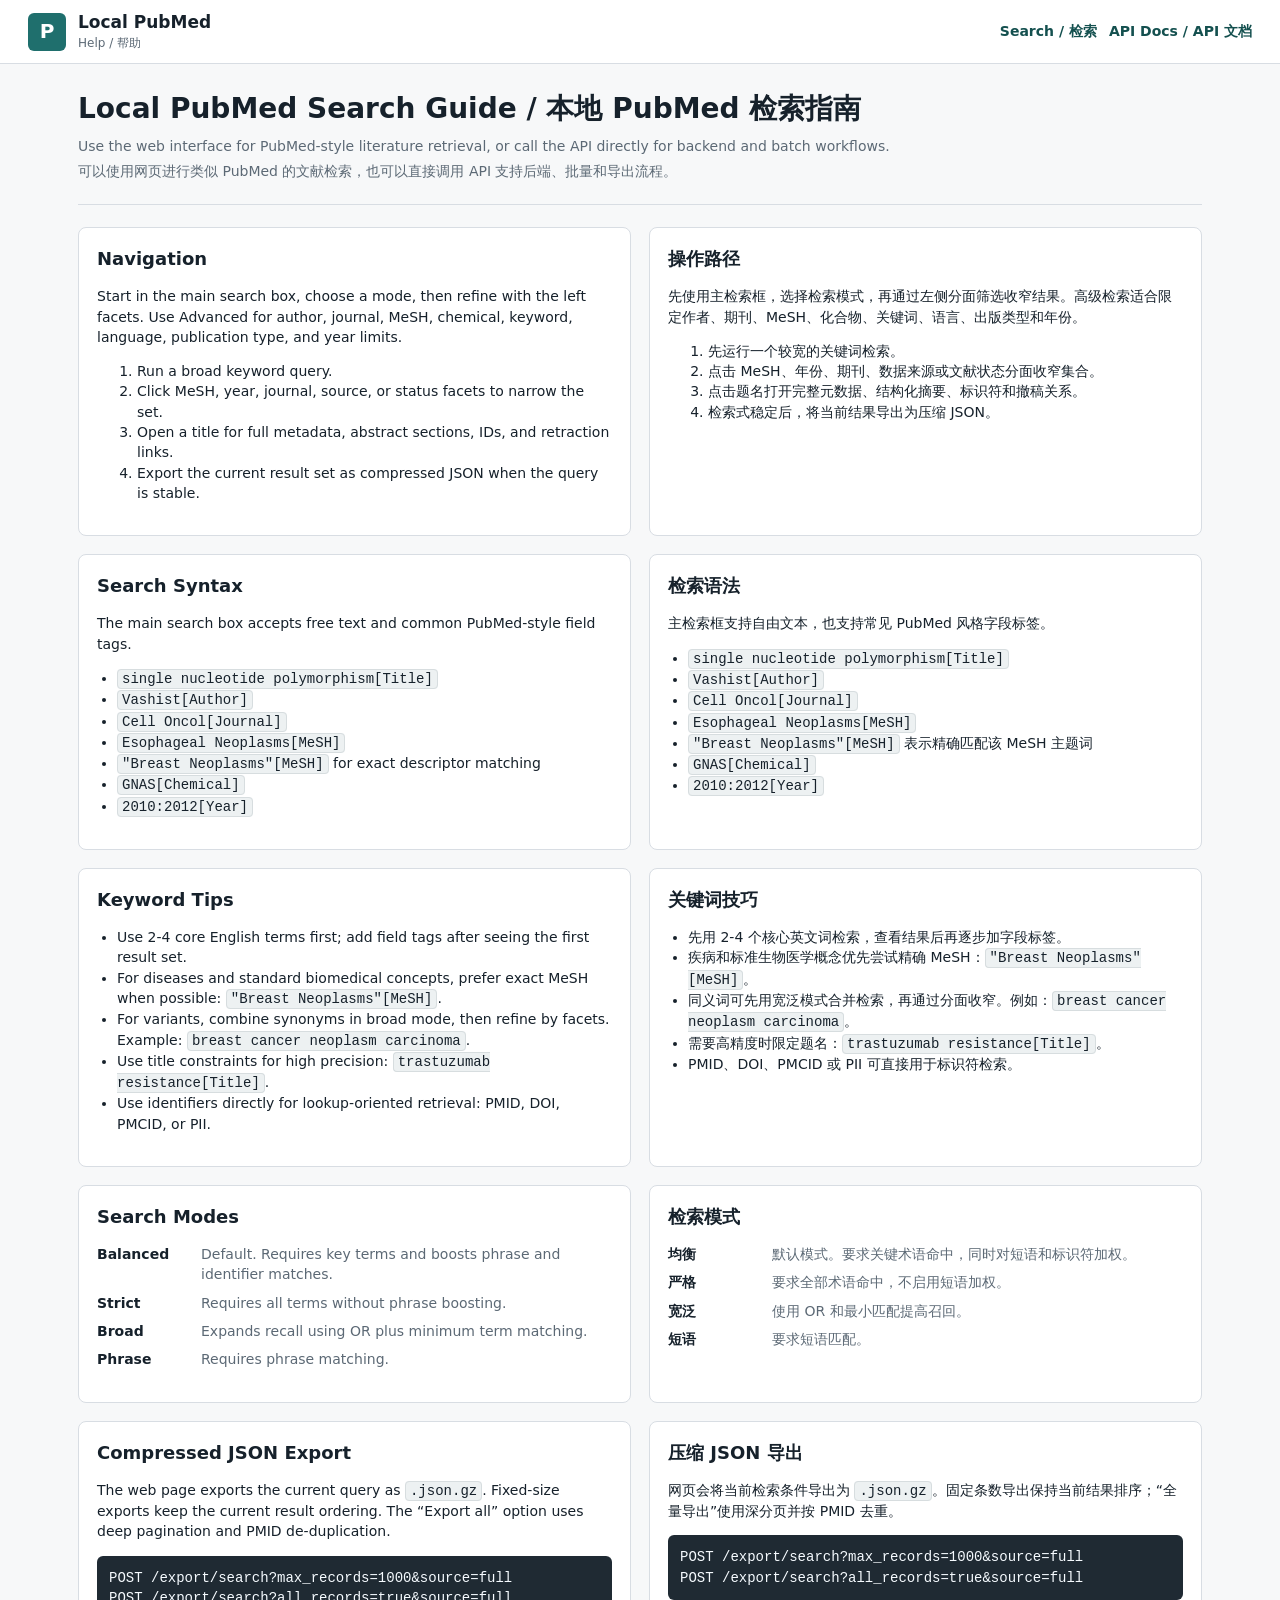
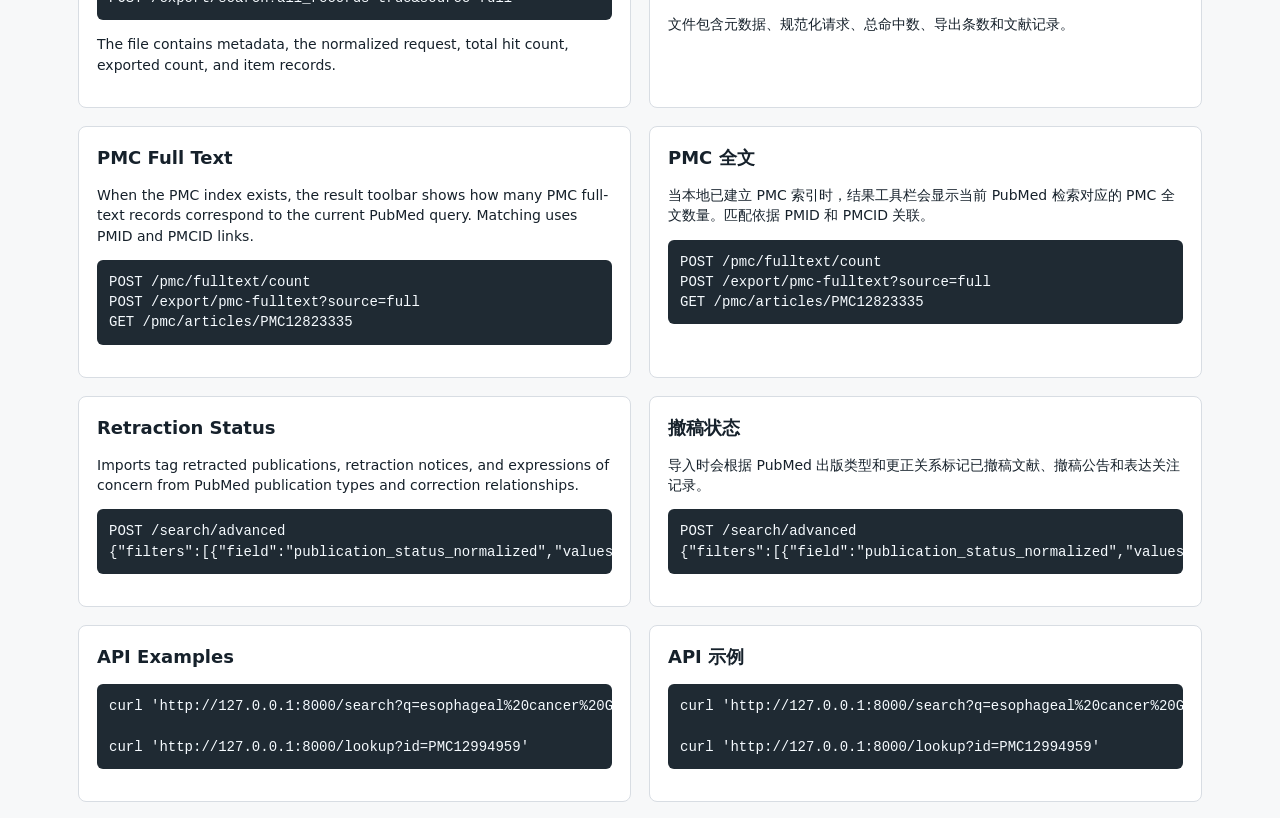
<file: static/help.html>
<!doctype html>
<html lang="zh-CN">
  <head>
    <meta charset="utf-8">
    <meta name="viewport" content="width=device-width, initial-scale=1">
    <title>Local PubMed Help</title>
    <link rel="stylesheet" href="/static/styles.css">
  </head>
  <body>
    <header class="topbar">
      <div class="brand">
        <div class="brand-mark">P</div>
        <div>
          <div class="brand-name">Local PubMed</div>
          <div class="brand-subtitle">Help / 帮助</div>
        </div>
      </div>
      <nav class="top-actions" aria-label="Primary">
        <a href="/">Search / 检索</a>
        <a href="/docs">API Docs / API 文档</a>
      </nav>
    </header>

    <main class="doc-page">
      <section class="doc-hero">
        <h1>Local PubMed Search Guide / 本地 PubMed 检索指南</h1>
        <p>Use the web interface for PubMed-style literature retrieval, or call the API directly for backend and batch workflows.</p>
        <p>可以使用网页进行类似 PubMed 的文献检索，也可以直接调用 API 支持后端、批量和导出流程。</p>
      </section>

      <section class="doc-grid">
        <article>
          <h2>Navigation</h2>
          <p>Start in the main search box, choose a mode, then refine with the left facets. Use Advanced for author, journal, MeSH, chemical, keyword, language, publication type, and year limits.</p>
          <ol>
            <li>Run a broad keyword query.</li>
            <li>Click MeSH, year, journal, source, or status facets to narrow the set.</li>
            <li>Open a title for full metadata, abstract sections, IDs, and retraction links.</li>
            <li>Export the current result set as compressed JSON when the query is stable.</li>
          </ol>
        </article>

        <article>
          <h2>操作路径</h2>
          <p>先使用主检索框，选择检索模式，再通过左侧分面筛选收窄结果。高级检索适合限定作者、期刊、MeSH、化合物、关键词、语言、出版类型和年份。</p>
          <ol>
            <li>先运行一个较宽的关键词检索。</li>
            <li>点击 MeSH、年份、期刊、数据来源或文献状态分面收窄集合。</li>
            <li>点击题名打开完整元数据、结构化摘要、标识符和撤稿关系。</li>
            <li>检索式稳定后，将当前结果导出为压缩 JSON。</li>
          </ol>
        </article>

        <article>
          <h2>Search Syntax</h2>
          <p>The main search box accepts free text and common PubMed-style field tags.</p>
          <ul>
            <li><code>single nucleotide polymorphism[Title]</code></li>
            <li><code>Vashist[Author]</code></li>
            <li><code>Cell Oncol[Journal]</code></li>
            <li><code>Esophageal Neoplasms[MeSH]</code></li>
            <li><code>"Breast Neoplasms"[MeSH]</code> for exact descriptor matching</li>
            <li><code>GNAS[Chemical]</code></li>
            <li><code>2010:2012[Year]</code></li>
          </ul>
        </article>

        <article>
          <h2>检索语法</h2>
          <p>主检索框支持自由文本，也支持常见 PubMed 风格字段标签。</p>
          <ul>
            <li><code>single nucleotide polymorphism[Title]</code></li>
            <li><code>Vashist[Author]</code></li>
            <li><code>Cell Oncol[Journal]</code></li>
            <li><code>Esophageal Neoplasms[MeSH]</code></li>
            <li><code>"Breast Neoplasms"[MeSH]</code> 表示精确匹配该 MeSH 主题词</li>
            <li><code>GNAS[Chemical]</code></li>
            <li><code>2010:2012[Year]</code></li>
          </ul>
        </article>

        <article>
          <h2>Keyword Tips</h2>
          <ul>
            <li>Use 2-4 core English terms first; add field tags after seeing the first result set.</li>
            <li>For diseases and standard biomedical concepts, prefer exact MeSH when possible: <code>"Breast Neoplasms"[MeSH]</code>.</li>
            <li>For variants, combine synonyms in broad mode, then refine by facets. Example: <code>breast cancer neoplasm carcinoma</code>.</li>
            <li>Use title constraints for high precision: <code>trastuzumab resistance[Title]</code>.</li>
            <li>Use identifiers directly for lookup-oriented retrieval: PMID, DOI, PMCID, or PII.</li>
          </ul>
        </article>

        <article>
          <h2>关键词技巧</h2>
          <ul>
            <li>先用 2-4 个核心英文词检索，查看结果后再逐步加字段标签。</li>
            <li>疾病和标准生物医学概念优先尝试精确 MeSH：<code>"Breast Neoplasms"[MeSH]</code>。</li>
            <li>同义词可先用宽泛模式合并检索，再通过分面收窄。例如：<code>breast cancer neoplasm carcinoma</code>。</li>
            <li>需要高精度时限定题名：<code>trastuzumab resistance[Title]</code>。</li>
            <li>PMID、DOI、PMCID 或 PII 可直接用于标识符检索。</li>
          </ul>
        </article>

        <article>
          <h2>Search Modes</h2>
          <dl class="doc-dl">
            <dt>Balanced</dt><dd>Default. Requires key terms and boosts phrase and identifier matches.</dd>
            <dt>Strict</dt><dd>Requires all terms without phrase boosting.</dd>
            <dt>Broad</dt><dd>Expands recall using OR plus minimum term matching.</dd>
            <dt>Phrase</dt><dd>Requires phrase matching.</dd>
          </dl>
        </article>

        <article>
          <h2>检索模式</h2>
          <dl class="doc-dl">
            <dt>均衡</dt><dd>默认模式。要求关键术语命中，同时对短语和标识符加权。</dd>
            <dt>严格</dt><dd>要求全部术语命中，不启用短语加权。</dd>
            <dt>宽泛</dt><dd>使用 OR 和最小匹配提高召回。</dd>
            <dt>短语</dt><dd>要求短语匹配。</dd>
          </dl>
        </article>

        <article>
          <h2>Compressed JSON Export</h2>
          <p>The web page exports the current query as <code>.json.gz</code>. Fixed-size exports keep the current result ordering. The “Export all” option uses deep pagination and PMID de-duplication.</p>
          <pre><code>POST /export/search?max_records=1000&amp;source=full
POST /export/search?all_records=true&amp;source=full</code></pre>
          <p>The file contains metadata, the normalized request, total hit count, exported count, and item records.</p>
        </article>

        <article>
          <h2>压缩 JSON 导出</h2>
          <p>网页会将当前检索条件导出为 <code>.json.gz</code>。固定条数导出保持当前结果排序；“全量导出”使用深分页并按 PMID 去重。</p>
          <pre><code>POST /export/search?max_records=1000&amp;source=full
POST /export/search?all_records=true&amp;source=full</code></pre>
          <p>文件包含元数据、规范化请求、总命中数、导出条数和文献记录。</p>
        </article>

        <article>
          <h2>PMC Full Text</h2>
          <p>When the PMC index exists, the result toolbar shows how many PMC full-text records correspond to the current PubMed query. Matching uses PMID and PMCID links.</p>
          <pre><code>POST /pmc/fulltext/count
POST /export/pmc-fulltext?source=full
GET /pmc/articles/PMC12823335</code></pre>
        </article>

        <article>
          <h2>PMC 全文</h2>
          <p>当本地已建立 PMC 索引时，结果工具栏会显示当前 PubMed 检索对应的 PMC 全文数量。匹配依据 PMID 和 PMCID 关联。</p>
          <pre><code>POST /pmc/fulltext/count
POST /export/pmc-fulltext?source=full
GET /pmc/articles/PMC12823335</code></pre>
        </article>

        <article>
          <h2>Retraction Status</h2>
          <p>Imports tag retracted publications, retraction notices, and expressions of concern from PubMed publication types and correction relationships.</p>
          <pre><code>POST /search/advanced
{"filters":[{"field":"publication_status_normalized","values":["retracted"]}]}</code></pre>
        </article>

        <article>
          <h2>撤稿状态</h2>
          <p>导入时会根据 PubMed 出版类型和更正关系标记已撤稿文献、撤稿公告和表达关注记录。</p>
          <pre><code>POST /search/advanced
{"filters":[{"field":"publication_status_normalized","values":["retracted"]}]}</code></pre>
        </article>

        <article>
          <h2>API Examples</h2>
          <pre><code>curl 'http://127.0.0.1:8000/search?q=esophageal%20cancer%20GNAS&amp;size=5'

curl 'http://127.0.0.1:8000/lookup?id=PMC12994959'</code></pre>
        </article>

        <article>
          <h2>API 示例</h2>
          <pre><code>curl 'http://127.0.0.1:8000/search?q=esophageal%20cancer%20GNAS&amp;size=5'

curl 'http://127.0.0.1:8000/lookup?id=PMC12994959'</code></pre>
        </article>
      </section>
    </main>
  </body>
</html>
</file>
<file: static/styles.css>
:root {
  color-scheme: light;
  --ink: #16212b;
  --muted: #5c6975;
  --line: #d8dde3;
  --surface: #ffffff;
  --subtle: #f5f7f8;
  --band: #e8f1f1;
  --teal: #1f6f6d;
  --teal-dark: #14504f;
  --green: #4d7c2f;
  --gold: #b17611;
  --danger: #a33b35;
  --shadow: 0 8px 24px rgba(27, 45, 57, 0.12);
}

* {
  box-sizing: border-box;
}

body {
  margin: 0;
  color: var(--ink);
  background: #f7f8f9;
  font: 14px/1.45 system-ui, -apple-system, BlinkMacSystemFont, "Segoe UI", sans-serif;
}

button,
input,
select {
  font: inherit;
}

button {
  cursor: pointer;
}

.topbar {
  height: 64px;
  display: flex;
  align-items: center;
  justify-content: space-between;
  padding: 0 28px;
  background: var(--surface);
  border-bottom: 1px solid var(--line);
}

.brand {
  display: flex;
  align-items: center;
  gap: 12px;
}

.brand-mark {
  width: 38px;
  height: 38px;
  display: grid;
  place-items: center;
  color: #fff;
  background: var(--teal);
  border-radius: 6px;
  font-weight: 800;
  font-size: 20px;
}

.brand-name {
  font-size: 17px;
  font-weight: 750;
}

.brand-subtitle {
  color: var(--muted);
  font-size: 12px;
}

.top-actions {
  display: flex;
  align-items: center;
  gap: 12px;
}

.top-actions a {
  color: var(--teal-dark);
  text-decoration: none;
  font-weight: 650;
}

.search-band {
  background: var(--band);
  border-bottom: 1px solid #cfdddd;
  padding: 22px 28px 18px;
}

.search-form {
  max-width: 1240px;
  margin: 0 auto;
}

.search-line {
  display: grid;
  grid-template-columns: 168px minmax(0, 1fr) 112px;
  gap: 10px;
}

.search-line input,
.search-line select,
.advanced input,
.query-tools select {
  height: 42px;
  border: 1px solid #aebbc3;
  background: var(--surface);
  color: var(--ink);
  border-radius: 6px;
  padding: 0 12px;
  min-width: 0;
}

.search-line input {
  font-size: 17px;
}

.primary-button {
  border: 0;
  border-radius: 6px;
  background: var(--teal);
  color: #fff;
  font-weight: 750;
}

.primary-button:hover {
  background: var(--teal-dark);
}

.ghost-button,
.icon-button {
  min-height: 34px;
  border: 1px solid var(--line);
  background: var(--surface);
  color: var(--ink);
  border-radius: 6px;
  padding: 0 12px;
}

.ghost-button:hover,
.icon-button:hover {
  border-color: #9eabb4;
  background: #f2f4f5;
}

.query-tools {
  margin-top: 12px;
  display: flex;
  align-items: center;
  gap: 10px;
  flex-wrap: wrap;
}

.segmented {
  display: inline-grid;
  grid-template-columns: repeat(4, minmax(74px, 1fr));
  border: 1px solid #aebbc3;
  border-radius: 6px;
  overflow: hidden;
  background: var(--surface);
}

.segmented input {
  position: absolute;
  opacity: 0;
  pointer-events: none;
}

.segmented label {
  min-height: 36px;
  display: grid;
  place-items: center;
  padding: 0 12px;
  border-right: 1px solid var(--line);
  color: var(--muted);
  font-weight: 650;
}

.segmented label:last-child {
  border-right: 0;
}

.segmented input:checked + label {
  color: #fff;
  background: var(--teal);
}

.advanced {
  margin-top: 12px;
  background: rgba(255, 255, 255, 0.55);
  border: 1px solid #cfdddd;
  border-radius: 6px;
  padding: 10px 12px 12px;
}

.advanced summary,
.tips-panel summary {
  width: fit-content;
  color: var(--teal-dark);
  font-weight: 750;
  cursor: pointer;
}

.tips-panel {
  margin-top: 12px;
  background: #ffffff;
  border: 1px solid #cfdddd;
  border-radius: 6px;
  padding: 10px 12px 12px;
}

.tips-layout {
  margin-top: 12px;
  display: grid;
  grid-template-columns: 1.1fr 1fr 1fr;
  gap: 14px;
}

.tips-section {
  min-width: 0;
}

.tips-section h3 {
  margin: 0 0 8px;
  font-size: 13px;
}

.example-row {
  display: flex;
  gap: 8px;
  flex-wrap: wrap;
}

.example-chip {
  min-height: 30px;
  border: 1px solid #bed0d0;
  background: #eef7f5;
  color: var(--teal-dark);
  border-radius: 999px;
  padding: 4px 10px;
  font-size: 12px;
  font-weight: 750;
}

.example-chip:hover {
  border-color: var(--teal);
  background: #e0f0ee;
}

.tips-list {
  margin: 0;
  padding-left: 18px;
  color: var(--muted);
  font-size: 13px;
}

.tips-list li + li {
  margin-top: 5px;
}

.advanced-grid {
  margin-top: 12px;
  display: grid;
  grid-template-columns: repeat(5, minmax(120px, 1fr));
  gap: 10px;
}

.advanced label {
  display: grid;
  gap: 5px;
  color: var(--muted);
  font-size: 12px;
  font-weight: 700;
}

.advanced input {
  width: 100%;
}

.advanced .check-row {
  display: flex;
  align-items: end;
  gap: 8px;
  padding-bottom: 10px;
}

.advanced .check-row input {
  width: 18px;
  height: 18px;
}

.workspace {
  max-width: 1240px;
  margin: 0 auto;
  display: grid;
  grid-template-columns: 260px minmax(0, 1fr);
  gap: 24px;
  padding: 22px 28px 48px;
}

.filters {
  align-self: start;
  border-right: 1px solid var(--line);
  padding-right: 20px;
  min-height: 360px;
}

.panel-title {
  font-weight: 800;
  margin-bottom: 10px;
}

.active-filters {
  display: flex;
  gap: 6px;
  flex-wrap: wrap;
  margin-bottom: 12px;
}

.pill {
  display: inline-flex;
  align-items: center;
  gap: 6px;
  border: 1px solid #bed0d0;
  background: #eef7f5;
  color: var(--teal-dark);
  border-radius: 999px;
  padding: 4px 8px;
  font-size: 12px;
  font-weight: 700;
}

.facet-group {
  border-top: 1px solid var(--line);
  padding: 12px 0;
}

.facet-group h3 {
  margin: 0 0 8px;
  font-size: 13px;
}

.facet-button {
  width: 100%;
  display: flex;
  justify-content: space-between;
  gap: 8px;
  border: 0;
  background: transparent;
  color: var(--ink);
  padding: 5px 0;
  text-align: left;
}

.facet-button span:first-child {
  overflow: hidden;
  text-overflow: ellipsis;
  white-space: nowrap;
}

.facet-button span:last-child {
  color: var(--muted);
}

.results-region {
  min-width: 0;
}

.results-toolbar {
  display: flex;
  justify-content: space-between;
  align-items: start;
  gap: 16px;
  margin-bottom: 12px;
  border-bottom: 1px solid var(--line);
  padding-bottom: 12px;
}

.result-count {
  font-weight: 800;
}

.translation {
  margin-top: 3px;
  color: var(--muted);
  font-size: 12px;
}

.pmc-tools {
  margin-top: 8px;
  display: flex;
  align-items: center;
  gap: 8px;
  flex-wrap: wrap;
}

.pmc-count {
  color: var(--teal-dark);
  font-size: 12px;
  font-weight: 750;
}

.pager {
  display: flex;
  align-items: center;
  gap: 8px;
  white-space: nowrap;
}

.message {
  margin: 14px 0;
  padding: 12px 14px;
  border: 1px solid #e0c28d;
  background: #fff8e8;
  color: #684510;
  border-radius: 6px;
}

.results-list {
  list-style: none;
  margin: 0;
  padding: 0;
}

.result-item {
  padding: 16px 0;
  border-bottom: 1px solid var(--line);
}

.result-title {
  margin: 0 0 6px;
  color: #184e77;
  font-size: 18px;
  line-height: 1.3;
}

.title-button {
  border: 0;
  padding: 0;
  background: transparent;
  color: inherit;
  font: inherit;
  font-weight: 750;
  text-align: left;
}

.title-button:hover {
  text-decoration: underline;
}

.meta,
.ids,
.snippets,
.terms {
  color: var(--muted);
  font-size: 13px;
}

.meta {
  margin-bottom: 5px;
}

.snippets {
  display: grid;
  gap: 4px;
  margin-top: 8px;
}

mark {
  background: #ffe58a;
  color: inherit;
  padding: 0 2px;
  border-radius: 2px;
}

.term-row {
  margin-top: 8px;
  display: flex;
  gap: 6px;
  flex-wrap: wrap;
}

.term {
  border: 1px solid #d7dfd1;
  background: #f2f7ed;
  color: #335522;
  border-radius: 999px;
  padding: 3px 7px;
  font-size: 12px;
}

.status-badge {
  border: 1px solid #d6a54c;
  background: #fff4d8;
  color: #6d4210;
  border-radius: 999px;
  padding: 3px 8px;
  font-size: 12px;
  font-weight: 800;
}

.status-retracted {
  border-color: #d88484;
  background: #fff0f0;
  color: #8a1f1f;
}

.status-retraction_notice {
  border-color: #d6a54c;
  background: #fff4d8;
  color: #6d4210;
}

.status-expression_of_concern {
  border-color: #9a9fd8;
  background: #f1f2ff;
  color: #343978;
}

.detail-dialog {
  width: min(920px, calc(100vw - 32px));
  max-height: min(820px, calc(100vh - 32px));
  border: 0;
  border-radius: 8px;
  box-shadow: var(--shadow);
  padding: 0;
}

.detail-dialog::backdrop {
  background: rgba(16, 28, 38, 0.42);
}

.detail-head {
  display: flex;
  justify-content: space-between;
  gap: 16px;
  padding: 18px 20px;
  border-bottom: 1px solid var(--line);
}

.detail-head h2 {
  margin: 4px 0 0;
  font-size: 20px;
  line-height: 1.3;
}

.detail-pmid {
  color: var(--muted);
  font-size: 12px;
  font-weight: 800;
}

.icon-button {
  width: 34px;
  height: 34px;
  padding: 0;
  font-size: 22px;
  line-height: 1;
}

.detail-body {
  padding: 18px 20px 24px;
  overflow: auto;
}

.detail-section {
  margin-top: 16px;
}

.detail-section h3 {
  margin: 0 0 6px;
  font-size: 14px;
}

.detail-section p {
  margin: 0;
}

.kv {
  display: grid;
  grid-template-columns: 130px minmax(0, 1fr);
  gap: 6px 12px;
  margin-top: 10px;
}

.kv dt {
  color: var(--muted);
  font-weight: 700;
}

.kv dd {
  margin: 0;
  min-width: 0;
  overflow-wrap: anywhere;
}

.doc-page {
  max-width: 1180px;
  margin: 0 auto;
  padding: 28px;
}

.doc-hero {
  border-bottom: 1px solid var(--line);
  padding-bottom: 18px;
  margin-bottom: 22px;
}

.doc-hero h1 {
  margin: 0 0 10px;
  font-size: 28px;
  line-height: 1.2;
}

.doc-hero p {
  margin: 5px 0;
  color: var(--muted);
}

.doc-grid {
  display: grid;
  grid-template-columns: repeat(2, minmax(0, 1fr));
  gap: 18px;
}

.doc-grid article {
  background: var(--surface);
  border: 1px solid var(--line);
  border-radius: 8px;
  padding: 18px;
}

.doc-grid h2 {
  margin: 0 0 10px;
  font-size: 18px;
}

.doc-grid ul {
  padding-left: 20px;
}

.doc-grid code {
  background: #edf1f2;
  border: 1px solid #d7dddf;
  border-radius: 4px;
  padding: 1px 4px;
}

.doc-grid pre {
  overflow: auto;
  background: #1f2a33;
  color: #f6fbff;
  border-radius: 6px;
  padding: 12px;
}

.doc-grid pre code {
  background: transparent;
  border: 0;
  color: inherit;
  padding: 0;
}

.doc-dl {
  display: grid;
  grid-template-columns: 92px minmax(0, 1fr);
  gap: 8px 12px;
}

.doc-dl dt {
  font-weight: 800;
}

.doc-dl dd {
  margin: 0;
  color: var(--muted);
}

@media (max-width: 900px) {
  .topbar {
    padding: 0 16px;
  }

  .search-band {
    padding: 18px 16px;
  }

  .search-line {
    grid-template-columns: 1fr;
  }

  .advanced-grid {
    grid-template-columns: repeat(2, minmax(120px, 1fr));
  }

  .tips-layout {
    grid-template-columns: 1fr;
  }

  .workspace {
    grid-template-columns: 1fr;
    padding: 18px 16px 40px;
  }

  .filters {
    border-right: 0;
    border-bottom: 1px solid var(--line);
    padding: 0 0 12px;
    min-height: 0;
  }

  .results-toolbar {
    align-items: stretch;
    flex-direction: column;
  }
}

@media (max-width: 560px) {
  .top-actions a {
    display: none;
  }

  .segmented {
    width: 100%;
    grid-template-columns: repeat(2, 1fr);
  }

  .advanced-grid {
    grid-template-columns: 1fr;
  }

  .kv {
    grid-template-columns: 1fr;
  }

  .doc-page {
    padding: 18px 16px;
  }

  .doc-grid {
    grid-template-columns: 1fr;
  }
}
</file>
